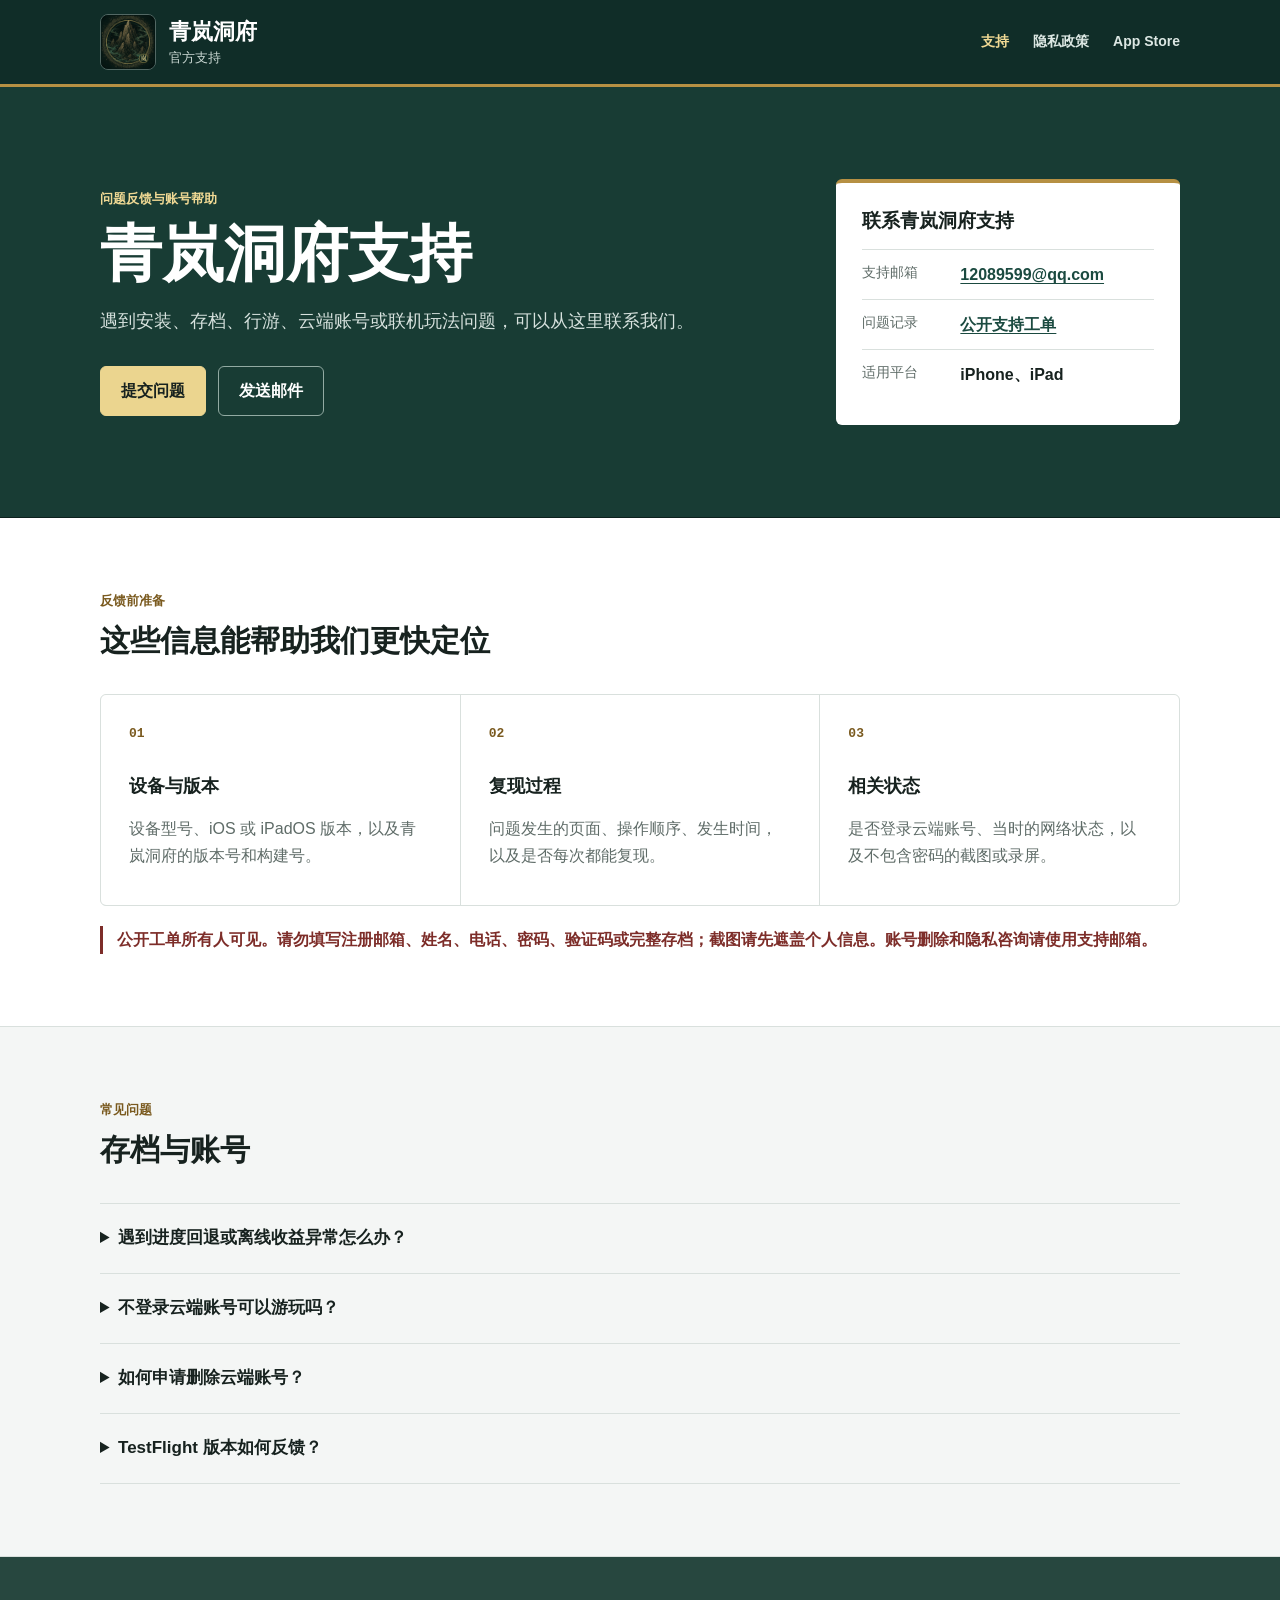
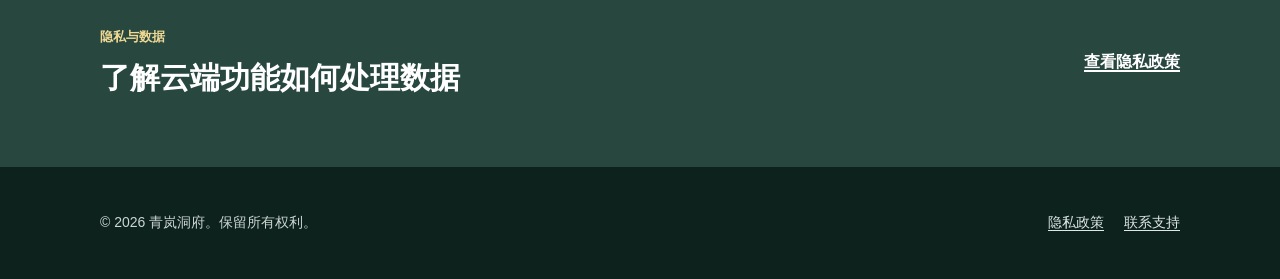
<file: index.html>
<!DOCTYPE html>
<html lang="zh-CN">
  <head>
    <meta charset="utf-8">
    <meta name="viewport" content="width=device-width, initial-scale=1">
    <meta name="theme-color" content="#102d28">
    <meta
      name="description"
      content="青岚洞府官方支持：问题反馈、账号删除、存档与云端功能帮助。"
    >
    <meta property="og:title" content="青岚洞府支持">
    <meta
      property="og:description"
      content="青岚洞府官方支持、问题反馈与隐私政策。"
    >
    <meta property="og:type" content="website">
    <meta
      property="og:url"
      content="https://12089599-hash.github.io/qinglan-support/"
    >
    <meta
      property="og:image"
      content="https://12089599-hash.github.io/qinglan-support/assets/app-icon.png"
    >
    <link rel="canonical" href="https://12089599-hash.github.io/qinglan-support/">
    <link rel="icon" href="assets/app-icon.png">
    <link rel="apple-touch-icon" href="assets/apple-touch-icon.png">
    <link rel="stylesheet" href="styles.css">
    <title>青岚洞府支持</title>
  </head>
  <body>
    <header class="site-header">
      <div class="shell header-inner">
        <a class="brand" href="./" aria-label="青岚洞府支持首页">
          <img src="assets/app-icon.png" alt="" width="56" height="56">
          <span>
            <strong>青岚洞府</strong>
            <small>官方支持</small>
          </span>
        </a>
        <nav aria-label="主要导航">
          <a aria-current="page" href="./">支持</a>
          <a href="privacy/">隐私政策</a>
          <a href="https://apps.apple.com/cn/app/id6768583630">App Store</a>
        </nav>
      </div>
    </header>

    <main>
      <section class="intro-band">
        <div class="shell intro-grid">
          <div>
            <p class="eyebrow">问题反馈与账号帮助</p>
            <h1>青岚洞府支持</h1>
            <p class="lead">
              遇到安装、存档、行游、云端账号或联机玩法问题，可以从这里联系我们。
            </p>
            <div class="actions">
              <a
                class="button button-primary"
                href="https://github.com/12089599-hash/qinglan-support/issues/new/choose"
              >提交问题</a>
              <a class="button button-secondary" href="mailto:12089599@qq.com">发送邮件</a>
            </div>
          </div>
          <aside class="contact-panel" id="contact" aria-labelledby="contact-title">
            <h2 id="contact-title">联系青岚洞府支持</h2>
            <dl>
              <div>
                <dt>支持邮箱</dt>
                <dd><a href="mailto:12089599@qq.com">12089599@qq.com</a></dd>
              </div>
              <div>
                <dt>问题记录</dt>
                <dd>
                  <a href="https://github.com/12089599-hash/qinglan-support/issues">
                    公开支持工单
                  </a>
                </dd>
              </div>
              <div>
                <dt>适用平台</dt>
                <dd>iPhone、iPad</dd>
              </div>
            </dl>
          </aside>
        </div>
      </section>

      <section class="content-band" aria-labelledby="report-title">
        <div class="shell">
          <div class="section-heading">
            <p class="eyebrow">反馈前准备</p>
            <h2 id="report-title">这些信息能帮助我们更快定位</h2>
          </div>
          <div class="detail-grid">
            <article>
              <span class="step">01</span>
              <h3>设备与版本</h3>
              <p>设备型号、iOS 或 iPadOS 版本，以及青岚洞府的版本号和构建号。</p>
            </article>
            <article>
              <span class="step">02</span>
              <h3>复现过程</h3>
              <p>问题发生的页面、操作顺序、发生时间，以及是否每次都能复现。</p>
            </article>
            <article>
              <span class="step">03</span>
              <h3>相关状态</h3>
              <p>是否登录云端账号、当时的网络状态，以及不包含密码的截图或录屏。</p>
            </article>
          </div>
          <p class="security-note">
            公开工单所有人可见。请勿填写注册邮箱、姓名、电话、密码、验证码或完整存档；截图请先遮盖个人信息。账号删除和隐私咨询请使用支持邮箱。
          </p>
        </div>
      </section>

      <section class="content-band content-band-muted" aria-labelledby="common-title">
        <div class="shell">
          <div class="section-heading">
            <p class="eyebrow">常见问题</p>
            <h2 id="common-title">存档与账号</h2>
          </div>
          <div class="faq-list">
            <details>
              <summary>遇到进度回退或离线收益异常怎么办？</summary>
              <p>
                暂时不要卸载 App，也不要反复覆盖云端存档。记录问题发生时间、最后一次正常进度和是否登录云端账号，然后通过支持工单联系我们。
              </p>
            </details>
            <details>
              <summary>不登录云端账号可以游玩吗？</summary>
              <p>
                可以。核心玩法支持本地游玩；云端账号用于备份、恢复、排行榜、问剑及其他在线功能。
              </p>
            </details>
            <details>
              <summary>如何申请删除云端账号？</summary>
              <p>
                可以在游戏内“山门 / 日志”的云端账号区域提交删除申请，也可以使用注册邮箱联系
                <a href="mailto:12089599@qq.com">支持邮箱</a>。我们会核验请求并处理账号及相关云端数据。请勿在公开工单中提交账号删除申请，也不要发送密码或验证码。
              </p>
            </details>
            <details>
              <summary>TestFlight 版本如何反馈？</summary>
              <p>
                请在反馈中注明 TestFlight 构建号。可以使用 TestFlight 自带反馈入口，也可以提交公开支持工单；涉及账号信息时请改用支持邮箱。
              </p>
            </details>
          </div>
        </div>
      </section>

      <section class="policy-band">
        <div class="shell policy-row">
          <div>
            <p class="eyebrow">隐私与数据</p>
            <h2>了解云端功能如何处理数据</h2>
          </div>
          <a class="text-link" href="privacy/">查看隐私政策</a>
        </div>
      </section>
    </main>

    <footer>
      <div class="shell footer-inner">
        <p>© 2026 青岚洞府。保留所有权利。</p>
        <div>
          <a href="privacy/">隐私政策</a>
          <a href="mailto:12089599@qq.com">联系支持</a>
        </div>
      </div>
    </footer>
  </body>
</html>
</file>
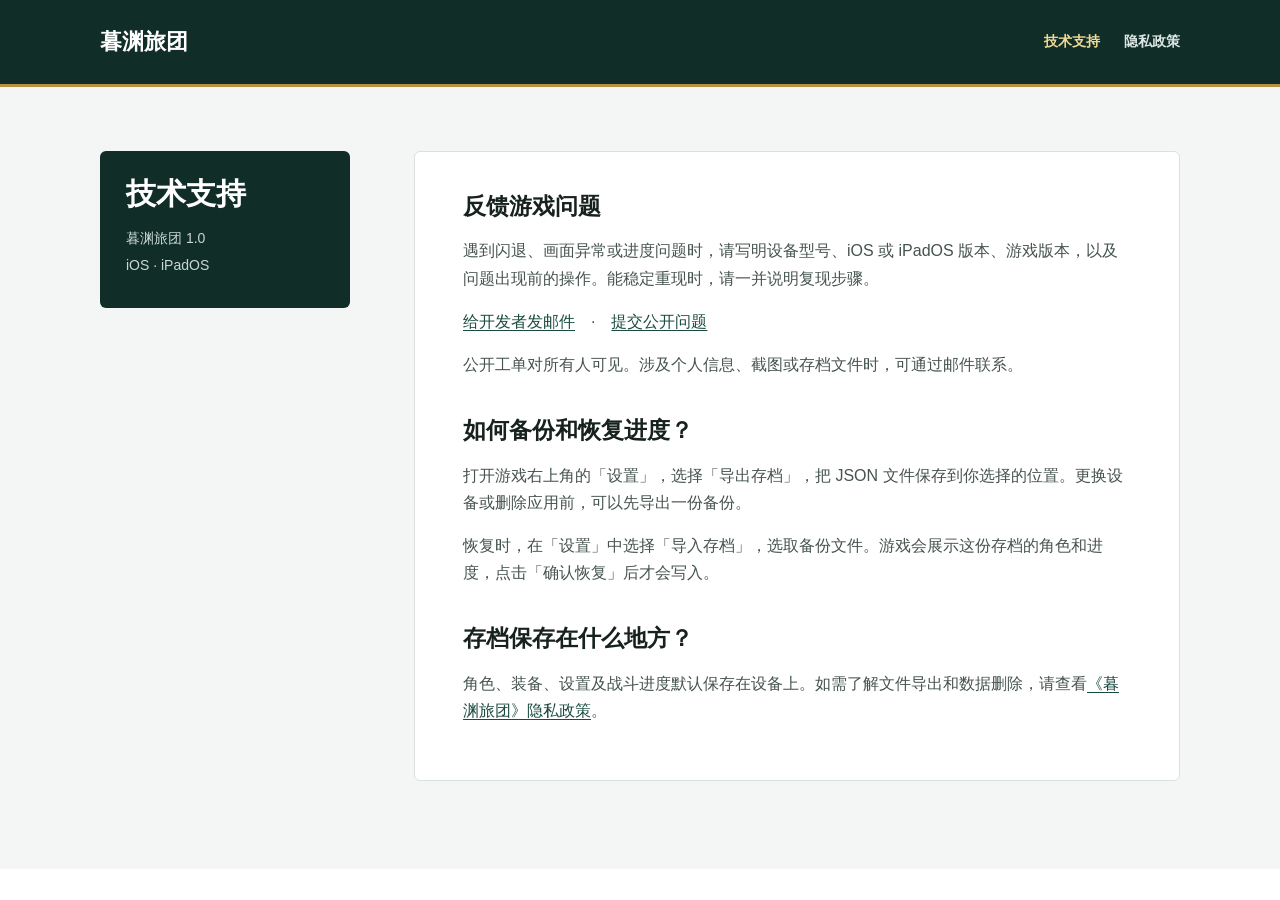
<file: muyuan/index.html>
<!doctype html>
<html lang="zh-CN">
<head>
  <meta charset="utf-8">
  <meta name="viewport" content="width=device-width, initial-scale=1">
  <meta name="theme-color" content="#102d28">
  <meta name="description" content="《暮渊旅团》iOS 与 iPadOS 版技术支持、常见存档问题和反馈渠道。">
  <link rel="canonical" href="https://12089599-hash.github.io/qinglan-support/muyuan/">
  <link rel="stylesheet" href="../styles.css">
  <title>暮渊旅团 · 技术支持</title>
</head>
<body>
  <header class="site-header">
    <div class="shell header-inner">
      <a class="brand" href="./"><strong>暮渊旅团</strong></a>
      <nav aria-label="支持导航">
        <a href="./" aria-current="page">技术支持</a>
        <a href="privacy/">隐私政策</a>
      </nav>
    </div>
  </header>
  <main class="legal-main">
    <div class="shell legal-layout">
      <div class="legal-summary">
        <h1>技术支持</h1>
        <p>暮渊旅团 1.0</p>
        <p>iOS · iPadOS</p>

      </div>
      <article class="legal-document">
      <section>
        <h2>反馈游戏问题</h2>
        <p>遇到闪退、画面异常或进度问题时，请写明设备型号、iOS 或 iPadOS 版本、游戏版本，以及问题出现前的操作。能稳定重现时，请一并说明复现步骤。</p>
        <p><a href="mailto:12089599@qq.com?subject=%E6%9A%AE%E6%B8%8A%E6%97%85%E5%9B%A2%201.0%20%E6%94%AF%E6%8C%81%E5%8F%8D%E9%A6%88">给开发者发邮件</a>　·　<a href="https://github.com/12089599-hash/qinglan-support/issues/new?title=%E3%80%90%E6%9A%AE%E6%B8%8A%E6%97%85%E5%9B%A2%E3%80%91">提交公开问题</a></p>
        <p>公开工单对所有人可见。涉及个人信息、截图或存档文件时，可通过邮件联系。</p>
      </section>
      <section>
        <h2>如何备份和恢复进度？</h2>
        <p>打开游戏右上角的「设置」，选择「导出存档」，把 JSON 文件保存到你选择的位置。更换设备或删除应用前，可以先导出一份备份。</p>
        <p>恢复时，在「设置」中选择「导入存档」，选取备份文件。游戏会展示这份存档的角色和进度，点击「确认恢复」后才会写入。</p>
      </section>
      <section>
        <h2>存档保存在什么地方？</h2>
        <p>角色、装备、设置及战斗进度默认保存在设备上。如需了解文件导出和数据删除，请查看<a href="privacy/">《暮渊旅团》隐私政策</a>。</p>
      </section>
      </article>
    </div>
  </main>
</body>
</html>
</file>
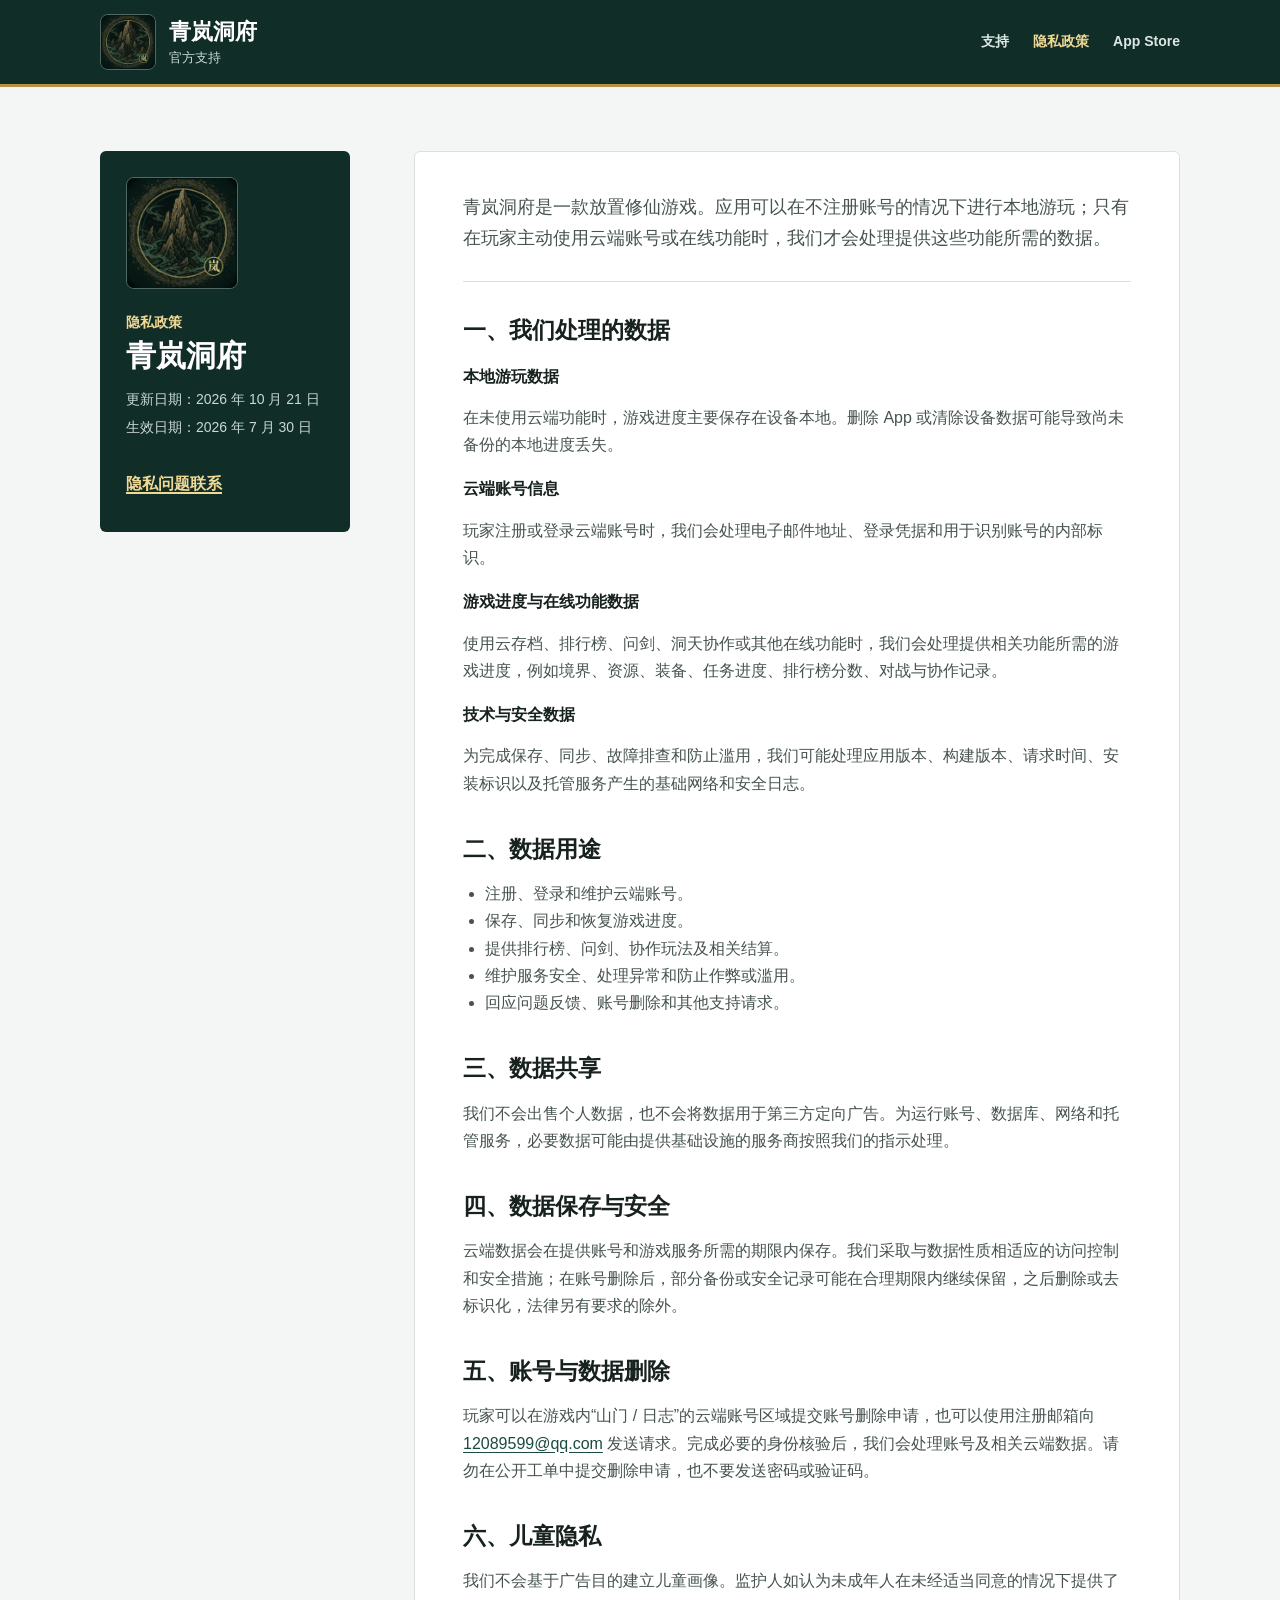
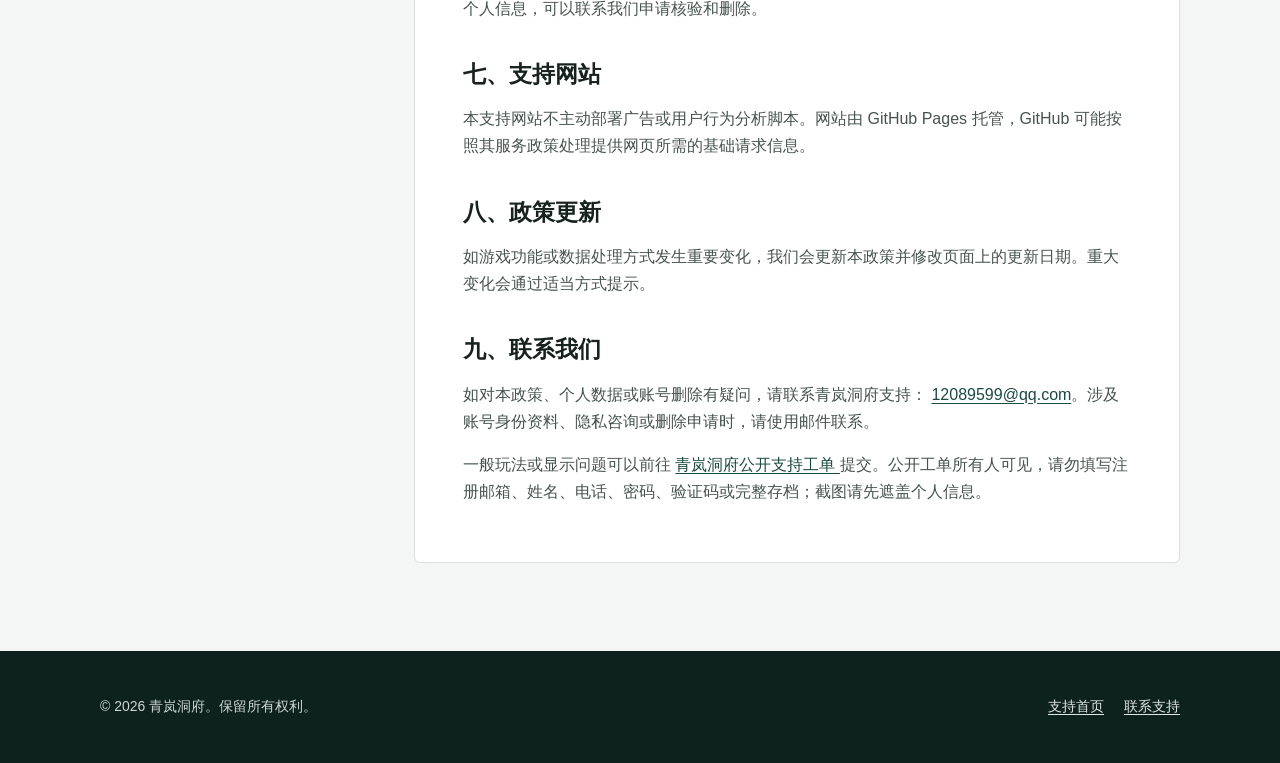
<file: privacy/index.html>
<!DOCTYPE html>
<html lang="zh-CN">
  <head>
    <meta charset="utf-8">
    <meta name="viewport" content="width=device-width, initial-scale=1">
    <meta name="theme-color" content="#102d28">
    <meta
      name="description"
      content="青岚洞府隐私政策，说明本地游玩、云端账号和游戏进度相关数据的处理方式。"
    >
    <meta property="og:title" content="青岚洞府隐私政策">
    <meta
      property="og:description"
      content="了解青岚洞府如何处理云端账号、游戏进度和技术数据。"
    >
    <meta property="og:type" content="article">
    <meta
      property="og:url"
      content="https://12089599-hash.github.io/qinglan-support/privacy/"
    >
    <meta
      property="og:image"
      content="https://12089599-hash.github.io/qinglan-support/assets/app-icon.png"
    >
    <link
      rel="canonical"
      href="https://12089599-hash.github.io/qinglan-support/privacy/"
    >
    <link rel="icon" href="../assets/app-icon.png">
    <link rel="apple-touch-icon" href="../assets/apple-touch-icon.png">
    <link rel="stylesheet" href="../styles.css">
    <title>隐私政策 - 青岚洞府</title>
  </head>
  <body>
    <header class="site-header">
      <div class="shell header-inner">
        <a class="brand" href="../" aria-label="青岚洞府支持首页">
          <img src="../assets/app-icon.png" alt="" width="56" height="56">
          <span>
            <strong>青岚洞府</strong>
            <small>官方支持</small>
          </span>
        </a>
        <nav aria-label="主要导航">
          <a href="../">支持</a>
          <a aria-current="page" href="./">隐私政策</a>
          <a href="https://apps.apple.com/cn/app/id6768583630">App Store</a>
        </nav>
      </div>
    </header>

    <main class="legal-main">
      <div class="shell legal-layout">
        <aside class="legal-summary">
          <img src="../assets/app-icon.png" alt="青岚洞府图标" width="112" height="112">
          <p class="eyebrow">隐私政策</p>
          <h1>青岚洞府</h1>
          <p>更新日期：2026 年 10 月 21 日</p>
          <p>生效日期：2026 年 7 月 30 日</p>
          <a class="text-link" href="mailto:12089599@qq.com">隐私问题联系</a>
        </aside>

        <article class="legal-document">
          <p class="legal-intro">
            青岚洞府是一款放置修仙游戏。应用可以在不注册账号的情况下进行本地游玩；只有在玩家主动使用云端账号或在线功能时，我们才会处理提供这些功能所需的数据。
          </p>

          <section>
            <h2>一、我们处理的数据</h2>
            <h3>本地游玩数据</h3>
            <p>
              在未使用云端功能时，游戏进度主要保存在设备本地。删除 App 或清除设备数据可能导致尚未备份的本地进度丢失。
            </p>
            <h3>云端账号信息</h3>
            <p>
              玩家注册或登录云端账号时，我们会处理电子邮件地址、登录凭据和用于识别账号的内部标识。
            </p>
            <h3>游戏进度与在线功能数据</h3>
            <p>
              使用云存档、排行榜、问剑、洞天协作或其他在线功能时，我们会处理提供相关功能所需的游戏进度，例如境界、资源、装备、任务进度、排行榜分数、对战与协作记录。
            </p>
            <h3>技术与安全数据</h3>
            <p>
              为完成保存、同步、故障排查和防止滥用，我们可能处理应用版本、构建版本、请求时间、安装标识以及托管服务产生的基础网络和安全日志。
            </p>
          </section>

          <section>
            <h2>二、数据用途</h2>
            <ul>
              <li>注册、登录和维护云端账号。</li>
              <li>保存、同步和恢复游戏进度。</li>
              <li>提供排行榜、问剑、协作玩法及相关结算。</li>
              <li>维护服务安全、处理异常和防止作弊或滥用。</li>
              <li>回应问题反馈、账号删除和其他支持请求。</li>
            </ul>
          </section>

          <section>
            <h2>三、数据共享</h2>
            <p>
              我们不会出售个人数据，也不会将数据用于第三方定向广告。为运行账号、数据库、网络和托管服务，必要数据可能由提供基础设施的服务商按照我们的指示处理。
            </p>
          </section>

          <section>
            <h2>四、数据保存与安全</h2>
            <p>
              云端数据会在提供账号和游戏服务所需的期限内保存。我们采取与数据性质相适应的访问控制和安全措施；在账号删除后，部分备份或安全记录可能在合理期限内继续保留，之后删除或去标识化，法律另有要求的除外。
            </p>
          </section>

          <section>
            <h2>五、账号与数据删除</h2>
            <p>
              玩家可以在游戏内“山门 / 日志”的云端账号区域提交账号删除申请，也可以使用注册邮箱向
              <a href="mailto:12089599@qq.com">12089599@qq.com</a>
              发送请求。完成必要的身份核验后，我们会处理账号及相关云端数据。请勿在公开工单中提交删除申请，也不要发送密码或验证码。
            </p>
          </section>

          <section>
            <h2>六、儿童隐私</h2>
            <p>
              我们不会基于广告目的建立儿童画像。监护人如认为未成年人在未经适当同意的情况下提供了个人信息，可以联系我们申请核验和删除。
            </p>
          </section>

          <section>
            <h2>七、支持网站</h2>
            <p>
              本支持网站不主动部署广告或用户行为分析脚本。网站由 GitHub Pages 托管，GitHub 可能按照其服务政策处理提供网页所需的基础请求信息。
            </p>
          </section>

          <section>
            <h2>八、政策更新</h2>
            <p>
              如游戏功能或数据处理方式发生重要变化，我们会更新本政策并修改页面上的更新日期。重大变化会通过适当方式提示。
            </p>
          </section>

          <section>
            <h2>九、联系我们</h2>
            <p>
              如对本政策、个人数据或账号删除有疑问，请联系青岚洞府支持：
              <a href="mailto:12089599@qq.com">12089599@qq.com</a>。涉及账号身份资料、隐私咨询或删除申请时，请使用邮件联系。
            </p>
            <p>
              一般玩法或显示问题可以前往
              <a href="https://github.com/12089599-hash/qinglan-support/issues">
                青岚洞府公开支持工单
              </a>
              提交。公开工单所有人可见，请勿填写注册邮箱、姓名、电话、密码、验证码或完整存档；截图请先遮盖个人信息。
            </p>
          </section>
        </article>
      </div>
    </main>

    <footer>
      <div class="shell footer-inner">
        <p>© 2026 青岚洞府。保留所有权利。</p>
        <div>
          <a href="../">支持首页</a>
          <a href="mailto:12089599@qq.com">联系支持</a>
        </div>
      </div>
    </footer>
  </body>
</html>
</file>
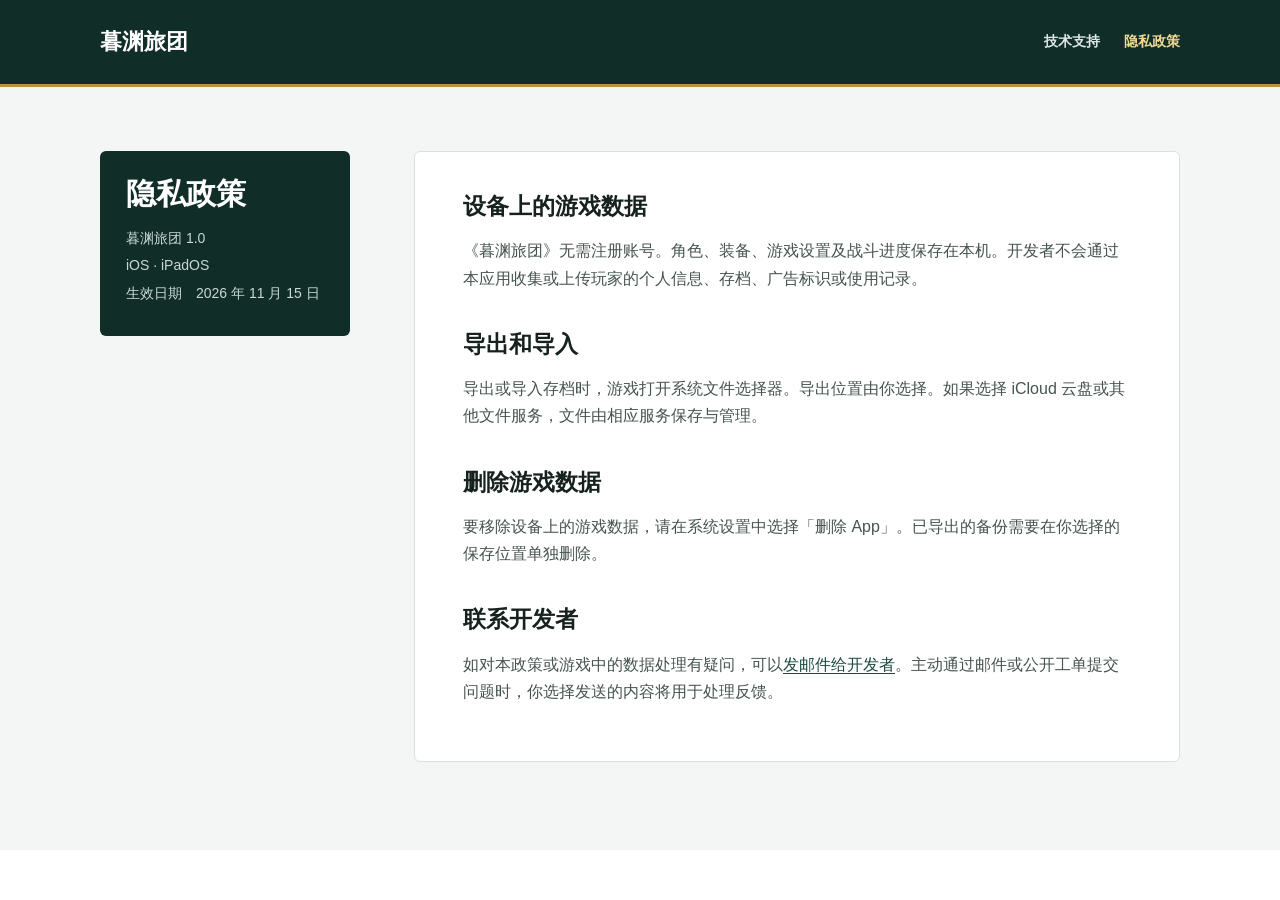
<file: muyuan/privacy/index.html>
<!doctype html>
<html lang="zh-CN">
<head>
  <meta charset="utf-8">
  <meta name="viewport" content="width=device-width, initial-scale=1">
  <meta name="theme-color" content="#102d28">
  <meta name="description" content="了解《暮渊旅团》iOS 与 iPadOS 版如何保存、导出、导入和删除本机游戏数据。">
  <link rel="canonical" href="https://12089599-hash.github.io/qinglan-support/muyuan/privacy/">
  <link rel="stylesheet" href="../../styles.css">
  <title>暮渊旅团 · 隐私政策</title>
</head>
<body>
  <header class="site-header">
    <div class="shell header-inner">
      <a class="brand" href="../"><strong>暮渊旅团</strong></a>
      <nav aria-label="支持导航">
        <a href="../">技术支持</a>
        <a href="./" aria-current="page">隐私政策</a>
      </nav>
    </div>
  </header>
  <main class="legal-main">
    <div class="shell legal-layout">
      <div class="legal-summary">
        <h1>隐私政策</h1>
        <p>暮渊旅团 1.0</p>
        <p>iOS · iPadOS</p>
        <p>生效日期　2026 年 11 月 15 日</p>
      </div>
      <article class="legal-document">
      <section>
        <h2>设备上的游戏数据</h2>
        <p>《暮渊旅团》无需注册账号。角色、装备、游戏设置及战斗进度保存在本机。开发者不会通过本应用收集或上传玩家的个人信息、存档、广告标识或使用记录。</p>
      </section>
      <section>
        <h2>导出和导入</h2>
        <p>导出或导入存档时，游戏打开系统文件选择器。导出位置由你选择。如果选择 iCloud 云盘或其他文件服务，文件由相应服务保存与管理。</p>
      </section>
      <section>
        <h2>删除游戏数据</h2>
        <p>要移除设备上的游戏数据，请在系统设置中选择「删除 App」。已导出的备份需要在你选择的保存位置单独删除。</p>
      </section>
      <section>
        <h2>联系开发者</h2>
        <p>如对本政策或游戏中的数据处理有疑问，可以<a href="mailto:12089599@qq.com?subject=%E6%9A%AE%E6%B8%8A%E6%97%85%E5%9B%A2%201.0%20%E6%94%AF%E6%8C%81%E5%8F%8D%E9%A6%88">发邮件给开发者</a>。主动通过邮件或公开工单提交问题时，你选择发送的内容将用于处理反馈。</p>
      </section>
      </article>
    </div>
  </main>
</body>
</html>
</file>
<file: styles.css>
:root {
  color-scheme: light;
  --ink: #17221f;
  --muted: #5f6c68;
  --forest: #102d28;
  --forest-light: #1b4a40;
  --gold: #b69043;
  --gold-dark: #7a5a1f;
  --paper: #ffffff;
  --wash: #f4f6f5;
  --line: #d9e0dd;
  --warning: #7d2d29;
  --max-width: 1080px;
  font-family:
    -apple-system, BlinkMacSystemFont, "Segoe UI", "PingFang SC",
    "Hiragino Sans GB", "Microsoft YaHei", sans-serif;
}

* {
  box-sizing: border-box;
}

html {
  background: var(--paper);
  scroll-behavior: smooth;
}

body {
  margin: 0;
  color: var(--ink);
  background: var(--paper);
  font-size: 16px;
  line-height: 1.7;
  letter-spacing: 0;
}

img {
  display: block;
  max-width: 100%;
}

a {
  color: var(--forest-light);
  text-underline-offset: 3px;
}

a:hover {
  color: var(--gold-dark);
}

.shell {
  width: min(calc(100% - 40px), var(--max-width));
  margin-inline: auto;
}

.site-header {
  color: #fff;
  background: var(--forest);
  border-bottom: 3px solid var(--gold);
}

.header-inner {
  min-height: 84px;
  display: flex;
  align-items: center;
  justify-content: space-between;
  gap: 28px;
}

.brand {
  display: inline-flex;
  align-items: center;
  gap: 13px;
  color: #fff;
  text-decoration: none;
}

.brand:hover {
  color: #fff;
}

.brand img {
  width: 56px;
  height: 56px;
  border: 1px solid rgba(255, 255, 255, 0.28);
  border-radius: 8px;
}

.brand span {
  display: grid;
  line-height: 1.25;
}

.brand strong {
  font-family: "Songti SC", "STSong", "SimSun", serif;
  font-size: 22px;
  font-weight: 700;
}

.brand small {
  margin-top: 4px;
  color: #cad8d3;
  font-size: 13px;
}

nav {
  display: flex;
  align-items: center;
  gap: 24px;
}

nav a {
  color: #dce7e3;
  font-size: 14px;
  font-weight: 600;
  text-decoration: none;
}

nav a:hover,
nav a[aria-current="page"] {
  color: #f0d994;
}

.intro-band {
  color: #fff;
  background: #183c34;
  border-bottom: 1px solid #0c211d;
}

.intro-grid {
  min-height: 430px;
  display: grid;
  grid-template-columns: minmax(0, 1.45fr) minmax(290px, 0.75fr);
  align-items: center;
  gap: 72px;
  padding-block: 66px;
}

.eyebrow {
  margin: 0 0 10px;
  color: var(--gold-dark);
  font-size: 13px;
  font-weight: 700;
  text-transform: uppercase;
}

.intro-band .eyebrow,
.legal-summary .eyebrow {
  color: #f0d994;
}

h1,
h2,
h3,
p {
  overflow-wrap: anywhere;
}

h1,
h2,
h3 {
  margin-top: 0;
  letter-spacing: 0;
}

h1,
h2 {
  font-family: "Songti SC", "STSong", "SimSun", serif;
}

h1 {
  margin-bottom: 16px;
  font-size: clamp(38px, 6vw, 62px);
  line-height: 1.12;
}

h2 {
  margin-bottom: 14px;
  font-size: 30px;
  line-height: 1.28;
}

h3 {
  margin-bottom: 8px;
  font-size: 18px;
  line-height: 1.4;
}

.lead {
  max-width: 660px;
  margin: 0;
  color: #d7e2de;
  font-size: 18px;
}

.actions {
  display: flex;
  flex-wrap: wrap;
  gap: 12px;
  margin-top: 30px;
}

.button {
  min-height: 46px;
  display: inline-flex;
  align-items: center;
  justify-content: center;
  padding: 10px 20px;
  border: 1px solid transparent;
  border-radius: 6px;
  font-weight: 700;
  text-decoration: none;
}

.button-primary {
  color: #17221f;
  background: #ebd58f;
  border-color: #ebd58f;
}

.button-primary:hover {
  color: #17221f;
  background: #f4e4ad;
}

.button-secondary {
  color: #fff;
  background: transparent;
  border-color: #92aaa2;
}

.button-secondary:hover {
  color: #f0d994;
  border-color: #f0d994;
}

.contact-panel {
  padding: 26px;
  color: var(--ink);
  background: var(--paper);
  border-top: 4px solid var(--gold);
  border-radius: 6px;
}

.contact-panel h2 {
  margin-bottom: 16px;
  font-family: inherit;
  font-size: 19px;
}

.contact-panel dl {
  margin: 0;
}

.contact-panel dl div {
  display: grid;
  grid-template-columns: 88px minmax(0, 1fr);
  gap: 10px;
  padding-block: 11px;
  border-top: 1px solid var(--line);
}

.contact-panel dt {
  color: var(--muted);
  font-size: 14px;
}

.contact-panel dd {
  margin: 0;
  font-weight: 600;
}

.content-band {
  padding-block: 72px;
}

.content-band-muted {
  background: var(--wash);
  border-block: 1px solid var(--line);
}

.section-heading {
  max-width: 700px;
  margin-bottom: 34px;
}

.detail-grid {
  display: grid;
  grid-template-columns: repeat(3, minmax(0, 1fr));
  gap: 1px;
  overflow: hidden;
  background: var(--line);
  border: 1px solid var(--line);
  border-radius: 6px;
}

.detail-grid article {
  min-height: 210px;
  padding: 28px;
  background: var(--paper);
}

.detail-grid p {
  margin-bottom: 0;
  color: var(--muted);
}

.step {
  display: block;
  margin-bottom: 28px;
  color: var(--gold-dark);
  font-family: ui-monospace, "SFMono-Regular", Menlo, monospace;
  font-size: 13px;
  font-weight: 700;
}

.security-note {
  margin: 20px 0 0;
  padding-left: 14px;
  color: var(--warning);
  border-left: 3px solid var(--warning);
  font-weight: 600;
}

.faq-list {
  border-top: 1px solid var(--line);
}

.faq-list details {
  padding-block: 20px;
  border-bottom: 1px solid var(--line);
}

.faq-list summary {
  cursor: pointer;
  font-size: 17px;
  font-weight: 700;
}

.faq-list p {
  max-width: 820px;
  margin: 14px 0 0;
  color: var(--muted);
}

.policy-band {
  color: #fff;
  background: #27473f;
}

.policy-row {
  min-height: 210px;
  display: flex;
  align-items: center;
  justify-content: space-between;
  gap: 32px;
}

.policy-row .eyebrow {
  color: #f0d994;
}

.policy-row h2 {
  margin-bottom: 0;
}

.text-link {
  display: inline-flex;
  align-items: center;
  min-height: 44px;
  color: currentColor;
  font-weight: 700;
  text-decoration-thickness: 2px;
}

.policy-row .text-link {
  flex: 0 0 auto;
  color: #fff;
}

footer {
  color: #cbd7d3;
  background: #0d211d;
}

.footer-inner {
  min-height: 112px;
  display: flex;
  align-items: center;
  justify-content: space-between;
  gap: 24px;
}

.footer-inner p {
  margin: 0;
  font-size: 14px;
}

.footer-inner div {
  display: flex;
  gap: 20px;
}

.footer-inner a {
  color: #dfe8e5;
  font-size: 14px;
}

.legal-main {
  background: var(--wash);
}

.legal-layout {
  display: grid;
  grid-template-columns: 250px minmax(0, 1fr);
  align-items: start;
  gap: 64px;
  padding-block: 64px 88px;
}

.legal-summary {
  position: sticky;
  top: 24px;
  padding: 26px;
  color: #fff;
  background: var(--forest);
  border-radius: 6px;
}

.legal-summary img {
  width: 112px;
  height: 112px;
  margin-bottom: 22px;
  border: 1px solid rgba(255, 255, 255, 0.28);
  border-radius: 8px;
}

.legal-summary h1 {
  margin-bottom: 16px;
  font-size: 30px;
}

.legal-summary p {
  margin: 4px 0;
  color: #cad8d3;
  font-size: 14px;
}

.legal-summary .text-link {
  margin-top: 18px;
  color: #f0d994;
}

.legal-document {
  min-width: 0;
  padding: 40px 48px;
  background: var(--paper);
  border: 1px solid var(--line);
  border-radius: 6px;
}

.legal-intro {
  margin: 0 0 34px;
  padding-bottom: 28px;
  color: #31403c;
  border-bottom: 1px solid var(--line);
  font-size: 18px;
}

.legal-document section + section {
  margin-top: 38px;
}

.legal-document h2 {
  margin-bottom: 16px;
  font-family: inherit;
  font-size: 23px;
}

.legal-document h3 {
  margin: 20px 0 6px;
  font-size: 16px;
}

.legal-document p,
.legal-document li {
  color: #46534f;
}

.legal-document ul {
  margin: 0;
  padding-left: 22px;
}

.not-found {
  min-height: calc(100vh - 199px);
  display: grid;
  place-items: center;
  padding-block: 80px;
}

.not-found-inner {
  max-width: 620px;
  text-align: center;
}

.not-found img {
  width: 120px;
  height: 120px;
  margin: 0 auto 24px;
  border-radius: 8px;
}

.not-found h1 {
  color: var(--forest);
  font-size: 40px;
}

.not-found .actions {
  justify-content: center;
}

.not-found .button-secondary {
  color: var(--forest);
  border-color: var(--forest);
}

@media (max-width: 760px) {
  .shell {
    width: min(calc(100% - 28px), var(--max-width));
  }

  .header-inner {
    min-height: 76px;
    align-items: flex-start;
    flex-direction: column;
    gap: 12px;
    padding-block: 12px 14px;
  }

  .brand img {
    width: 48px;
    height: 48px;
  }

  .brand strong {
    font-size: 19px;
  }

  nav {
    width: 100%;
    gap: 18px;
    overflow-x: auto;
    padding-bottom: 2px;
  }

  nav a {
    flex: 0 0 auto;
  }

  .intro-grid {
    min-height: 0;
    grid-template-columns: 1fr;
    gap: 40px;
    padding-block: 48px;
  }

  h1 {
    font-size: 42px;
  }

  h2 {
    font-size: 26px;
  }

  .lead {
    font-size: 17px;
  }

  .contact-panel {
    padding: 22px;
  }

  .content-band {
    padding-block: 54px;
  }

  .detail-grid {
    grid-template-columns: 1fr;
  }

  .detail-grid article {
    min-height: 0;
    padding: 24px;
  }

  .step {
    margin-bottom: 18px;
  }

  .policy-row,
  .footer-inner {
    align-items: flex-start;
    flex-direction: column;
    justify-content: center;
    padding-block: 34px;
  }

  .legal-layout {
    grid-template-columns: 1fr;
    gap: 24px;
    padding-block: 32px 54px;
  }

  .legal-summary {
    position: static;
    display: grid;
    grid-template-columns: 72px minmax(0, 1fr);
    column-gap: 18px;
    align-items: center;
  }

  .legal-summary img {
    width: 72px;
    height: 72px;
    grid-row: 1 / span 5;
    margin: 0;
  }

  .legal-summary .eyebrow,
  .legal-summary h1,
  .legal-summary p,
  .legal-summary .text-link {
    grid-column: 2;
  }

  .legal-summary h1 {
    margin-bottom: 8px;
    font-size: 26px;
  }

  .legal-summary .text-link {
    margin-top: 10px;
  }

  .legal-document {
    padding: 28px 22px;
  }
}

@media (prefers-reduced-motion: reduce) {
  html {
    scroll-behavior: auto;
  }
}
</file>
